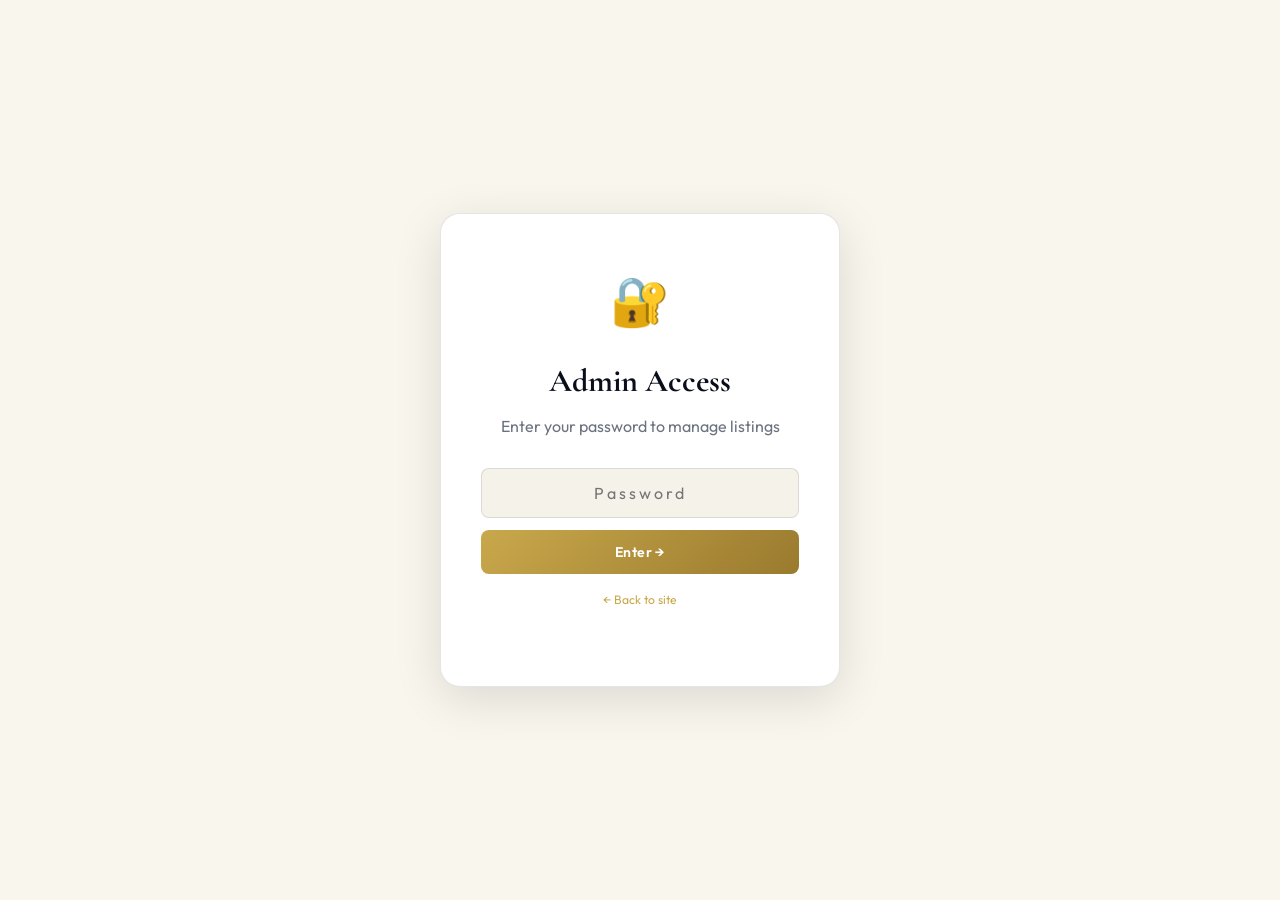
<file: admin.html>
<!DOCTYPE html>
<html lang="en" data-theme="light">
<head>
  <meta charset="UTF-8"/><meta name="viewport" content="width=device-width,initial-scale=1.0"/>
  <title>Admin — Wholesale Realtors</title>
  <link rel="stylesheet" href="style.css"/>
</head>
<body>

<!-- Login Screen -->
<div class="admin-login-page" id="adminLoginPage">
  <div class="admin-login-card">
    <div class="admin-login-icon">🔐</div>
    <h2>Admin Access</h2>
    <p>Enter your password to manage listings</p>
    <input type="password" id="adminPasswordInput" class="admin-pass-input" placeholder="Password" onkeydown="if(event.key==='Enter')checkPass()"/>
    <p class="admin-error" id="adminError" style="display:none;">Incorrect password. Try again.</p>
    <button class="btn-primary full-btn" onclick="checkPass()">Enter →</button>
    <p style="margin-top:16px;font-size:0.76rem;color:var(--text-light);"><a href="index.html" style="color:var(--gold);">← Back to site</a></p>
  </div>
</div>

<!-- Admin Panel -->
<div id="adminPanelPage" style="display:none;">
<nav id="navbar" style="position:relative;">
  <div class="nav-logo"><div class="logo-icon">🏠</div><span>Wholesale <em>Realtors</em> — Admin</span></div>
  <div class="nav-right">
    <button class="theme-toggle" id="themeToggle">🌙 Dark</button>
    <a href="index.html" class="btn-secondary" style="font-size:0.8rem;padding:8px 18px;">← Back to Site</a>
  </div>
</nav>

<div class="admin-page">
  <div class="admin-container">
    <div class="admin-title">🏠 Admin Panel</div>
    <div class="admin-tabs">
      <button class="admin-tab active" onclick="switchTab(this,'tab-add')">➕ Add Property</button>
      <button class="admin-tab" onclick="switchTab(this,'tab-manage');loadManageListings()">📋 Manage</button>
      <button class="admin-tab" onclick="switchTab(this,'tab-hero');loadHeroSelector()">⭐ Hero Card</button>
      <button class="admin-tab" onclick="switchTab(this,'tab-leads');loadLeads()">👥 Leads</button>
    </div>

    <!-- ADD PROPERTY TAB -->
    <div class="admin-tab-content active" id="tab-add">
      <form id="adminPropertyForm">
        <div class="admin-form-grid">

          <div class="admin-section-label" style="border-top:none;margin-top:0;">📋 Basic Info</div>
          <div class="form-group full"><label>Property Title *</label><input type="text" id="a-title" placeholder="e.g. Charming 3BR Ranch in Dallas, TX" required/></div>
          <div class="form-group"><label>Asking Price *</label><input type="text" id="a-price" placeholder="e.g. $149,000" required/></div>
          <div class="form-group"><label>ARV (After Repair Value)</label><input type="text" id="a-arv" placeholder="e.g. $220,000"/></div>
          <div class="form-group full"><label>Full Address *</label><input type="text" id="a-location" placeholder="e.g. 123 Oak Street, Dallas, TX 75201" required/></div>
          <div class="form-group"><label>Deal Type</label><select id="a-deal"><option value="Wholesale">Wholesale</option><option value="Fix & Flip">Fix &amp; Flip</option><option value="Buy & Hold">Buy &amp; Hold</option><option value="Land">Land</option></select></div>
          <div class="form-group"><label>Listing Status</label><select id="a-status"><option value="Available">Available</option><option value="Under Contract">Under Contract</option><option value="Sold">Sold</option></select></div>

          <div class="admin-section-label">🏠 Interior Details</div>
          <div class="form-group"><label>Bedrooms</label><input type="number" id="a-beds" placeholder="3" min="0"/></div>
          <div class="form-group"><label>Bathrooms</label><input type="number" id="a-baths" placeholder="2" min="0" step="0.5"/></div>
          <div class="form-group"><label>Square Footage</label><input type="text" id="a-sqft" placeholder="e.g. 1,450 sqft"/></div>
          <div class="form-group"><label>Number of Rooms</label><input type="text" id="a-num-rooms" placeholder="e.g. 8"/></div>
          <div class="form-group"><label>Bedroom Details</label><input type="text" id="a-bed-details" placeholder="e.g. Main level bedrooms with built-ins"/></div>
          <div class="form-group"><label>Bathroom Details</label><input type="text" id="a-bath-details" placeholder="e.g. 2 full, 1 half"/></div>
          <div class="form-group"><label>Stories / Levels</label><input type="text" id="a-stories" placeholder="e.g. 2 story, Two"/></div>
          <div class="form-group"><label>Basement</label><input type="text" id="a-basement" placeholder="e.g. Crawl Space, Full, None"/></div>
          <div class="form-group"><label>Flooring</label><input type="text" id="a-flooring" placeholder="e.g. Hardwood, Tile, Carpet"/></div>
          <div class="form-group"><label>Windows</label><input type="text" id="a-windows" placeholder="e.g. Double Pane"/></div>
          <div class="form-group"><label>Fireplace</label><input type="text" id="a-fireplace" placeholder="e.g. Gas, Wood Burning, None"/></div>
          <div class="form-group"><label>Heating &amp; Cooling</label><input type="text" id="a-heating" placeholder="e.g. Central Air, Forced Air"/></div>
          <div class="form-group"><label>Security System</label><input type="text" id="a-security" placeholder="e.g. Alarm, Smoke Detectors"/></div>
          <div class="form-group full"><label>Appliances Included</label><input type="text" id="a-appliances" placeholder="e.g. Refrigerator, Dishwasher, Washer/Dryer"/></div>

          <div class="admin-section-label">🏗️ Exterior Details</div>
          <div class="form-group"><label>Roof Type</label><input type="text" id="a-roof" placeholder="e.g. Composite Shingle"/></div>
          <div class="form-group"><label>Patio / Porch / Deck</label><input type="text" id="a-patio" placeholder="e.g. Two-tier brick patio"/></div>
          <div class="form-group"><label>Fencing</label><input type="text" id="a-fencing" placeholder="e.g. Back Yard, Privacy Fence"/></div>
          <div class="form-group"><label>Foundation</label><input type="text" id="a-foundation" placeholder="e.g. Slab, Crawl Space"/></div>
          <div class="form-group"><label>Parking / Garage</label><input type="text" id="a-parking" placeholder="e.g. Attached 2-Car Garage"/></div>
          <div class="form-group"><label>Pool</label><input type="text" id="a-pool" placeholder="e.g. Yes — In-Ground, None"/></div>

          <div class="admin-section-label">📋 Property Info</div>
          <div class="form-group"><label>Year Built</label><input type="text" id="a-year-built" placeholder="e.g. 1989"/></div>
          <div class="form-group"><label>Property Type / Style</label><input type="text" id="a-prop-type" placeholder="e.g. Single Family, Ranch"/></div>
          <div class="form-group"><label>Construction Materials</label><input type="text" id="a-construction" placeholder="e.g. Brick, Stone, Frame"/></div>
          <div class="form-group"><label>Lot Size</label><input type="text" id="a-lot-size" placeholder="e.g. 0.51 acres"/></div>
          <div class="form-group"><label>HOA</label><input type="text" id="a-hoa" placeholder="e.g. None, $150/month"/></div>
          <div class="form-group"><label>Price Per Sqft</label><input type="text" id="a-price-sqft" placeholder="e.g. $95"/></div>

          <div class="admin-section-label">📍 Location</div>
          <div class="form-group"><label>Community / Neighborhood</label><input type="text" id="a-community" placeholder="e.g. Margaret Mitchell"/></div>
          <div class="form-group"><label>Elementary School</label><input type="text" id="a-school-elem" placeholder="e.g. Morris Brandon"/></div>
          <div class="form-group"><label>Middle School</label><input type="text" id="a-school-mid" placeholder="e.g. Sutton Middle"/></div>
          <div class="form-group"><label>High School</label><input type="text" id="a-school-high" placeholder="e.g. North Atlanta High"/></div>

          <div class="admin-section-label">💰 Financial</div>
          <div class="form-group full"><label>Price History Note</label><input type="text" id="a-price-history" placeholder="e.g. Listed 04/19/2025 at $149,000"/></div>

          <div class="admin-section-label">📝 Description &amp; Media</div>
          <div class="form-group full"><label>Property Description</label><textarea id="a-description" rows="6" placeholder="Describe the property in detail — condition, investment opportunity, neighborhood, repairs needed, highlights..."></textarea></div>

          <!-- Hot Deal & Hero -->
          <div class="form-group full">
            <div class="toggle-row">
              <label class="toggle-label" style="font-size:0.9rem;"><input type="checkbox" id="a-hotdeal"/> 🔥 Mark as Hot Deal — shows in Hot Deals section with badge</label>
              <label class="toggle-label" style="font-size:0.9rem;"><input type="checkbox" id="a-hero"/> ⭐ Show on Hero Card — replaces homepage featured property</label>
            </div>
          </div>

          <!-- Images -->
          <div class="form-group full">
            <label>Property Images * (select multiple)</label>
            <div class="upload-area">
              <div class="upload-icon">📷</div>
              <p>Click to upload images or drag &amp; drop</p>
              <span>JPG, PNG, WEBP — up to 10MB each</span>
              <input type="file" id="a-images" multiple accept="image/*" style="position:absolute;inset:0;opacity:0;cursor:pointer;width:100%;height:100%;"/>
            </div>
            <div class="image-previews" id="imagePreviews"></div>
          </div>

          <!-- Video -->
          <div class="form-group full">
            <label>Video Tour — Upload directly from phone</label>
            <div class="upload-area">
              <div class="upload-icon">🎥</div>
              <p>Upload video file</p>
              <span>MP4, MOV, WEBM — up to 100MB</span>
              <input type="file" id="a-video-file" accept="video/*" style="position:absolute;inset:0;opacity:0;cursor:pointer;width:100%;height:100%;"/>
            </div>
            <div class="video-previews" id="videoPreviews"></div>
            <label style="margin-top:10px;display:block;font-size:0.75rem;font-weight:600;color:var(--text-muted);letter-spacing:0.5px;text-transform:uppercase;">Or paste YouTube / Vimeo URL</label>
            <input type="text" id="a-video" placeholder="e.g. https://youtube.com/watch?v=abc123" style="background:var(--bg-input);border:1px solid var(--border);border-radius:8px;padding:11px 14px;color:var(--text);font-family:'Outfit',sans-serif;font-size:0.875rem;outline:none;width:100%;margin-top:6px;"/>
          </div>
        </div>

        <div class="admin-form-actions">
          <button type="submit" class="btn-primary" id="publishBtn" style="padding:14px 40px;">🚀 Publish Listing</button>
          <div class="upload-progress" id="uploadProgress" style="display:none;">
            <div class="progress-bar"><div class="progress-fill" id="progressFill"></div></div>
            <span id="progressText">Uploading...</span>
          </div>
        </div>
      </form>
    </div>

    <!-- MANAGE TAB -->
    <div class="admin-tab-content" id="tab-manage">
      <p style="color:var(--text-muted);font-size:0.82rem;margin-bottom:16px;">Toggle 🔥 Hot Deal or ⭐ Hero Card, or delete listings.</p>
      <div id="manageListings"><div class="loading-state"><div class="spinner"></div><p>Loading...</p></div></div>
    </div>

    <!-- HERO TAB -->
    <div class="admin-tab-content" id="tab-hero">
      <p style="color:var(--text-muted);font-size:0.82rem;margin-bottom:16px;">Tap any property to set it as the hero card on your homepage.</p>
      <div id="heroSelectorList"><div class="loading-state"><div class="spinner"></div><p>Loading...</p></div></div>
    </div>

    <!-- LEADS TAB -->
    <div class="admin-tab-content" id="tab-leads">
      <div id="leadsList"><div class="loading-state"><div class="spinner"></div><p>Loading leads...</p></div></div>
    </div>
  </div>
</div>
</div>

<script src="script.js"></script>
</body>
</html>
</file>
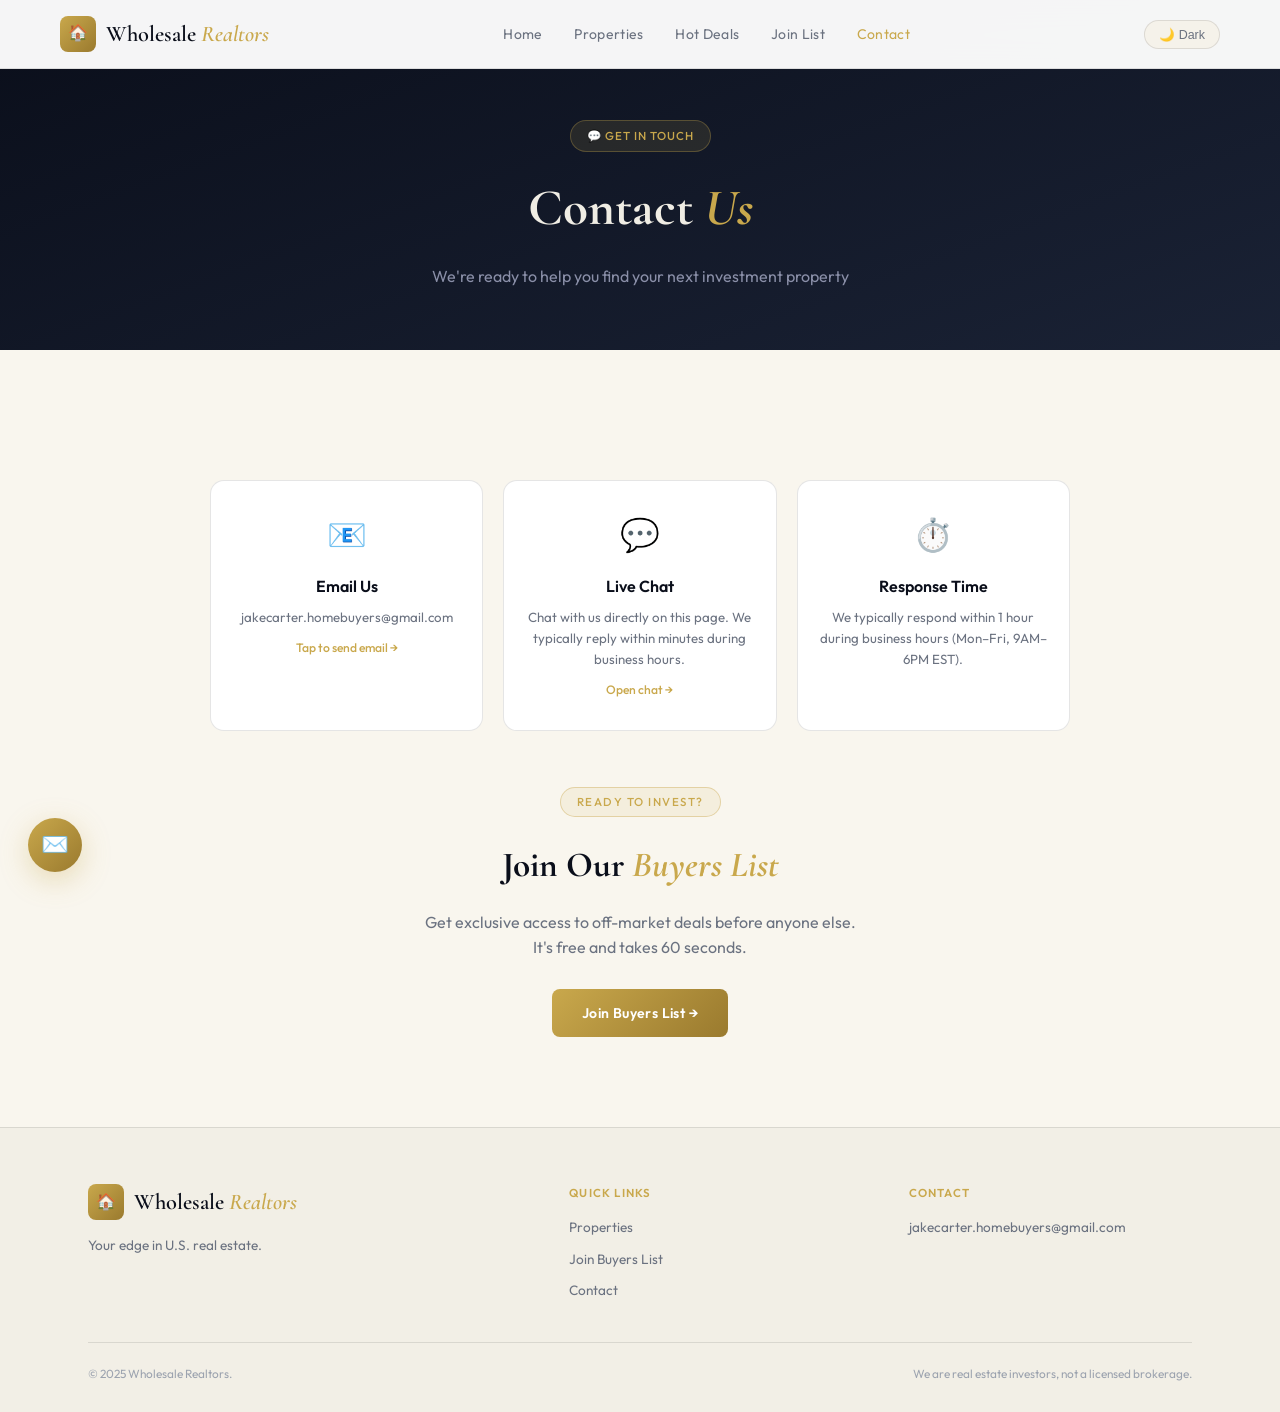
<file: contact.html>
<!DOCTYPE html>
<html lang="en" data-theme="light">
<head>
  <meta charset="UTF-8"/><meta name="viewport" content="width=device-width,initial-scale=1.0"/>
  <title>Contact — Wholesale Realtors</title>
  <link rel="stylesheet" href="style.css"/>
</head>
<body>
<nav id="navbar">
  <div class="nav-logo" id="logoTrigger"><div class="logo-icon">🏠</div><span>Wholesale <em>Realtors</em></span></div>
  <div class="nav-links"><a href="index.html">Home</a><a href="properties.html">Properties</a><a href="hot-deals.html">Hot Deals</a><a href="join.html">Join List</a><a href="contact.html" class="active">Contact</a></div>
  <div class="nav-right"><button class="theme-toggle" id="themeToggle">🌙 Dark</button><div class="hamburger" id="hamburger"><span></span><span></span><span></span></div></div>
</nav>
<div class="mobile-menu" id="mobileMenu">
  <a href="index.html">Home</a><a href="properties.html">Properties</a><a href="hot-deals.html">Hot Deals</a><a href="join.html">Join List</a><a href="contact.html">Contact</a>
</div>
<div class="page-hero"><div class="container"><div class="hero-badge" style="margin-bottom:16px;">💬 Get In Touch</div><h1>Contact <em>Us</em></h1><p>We're ready to help you find your next investment property</p></div></div>
<section class="section contact-section">
  <div class="container">
    <div class="contact-wrapper">
      <div class="contact-cards">
        <a class="contact-card clickable-card" href="mailto:jakecarter.homebuyers@gmail.com">
          <div class="contact-icon">📧</div><h4>Email Us</h4>
          <p>jakecarter.homebuyers@gmail.com</p>
          <span class="contact-action">Tap to send email →</span>
        </a>
        <div class="contact-card" onclick="openTawk()" style="cursor:pointer;">
          <div class="contact-icon">💬</div><h4>Live Chat</h4>
          <p>Chat with us directly on this page. We typically reply within minutes during business hours.</p>
          <span class="contact-action">Open chat →</span>
        </div>
        <div class="contact-card">
          <div class="contact-icon">⏱️</div><h4>Response Time</h4>
          <p>We typically respond within 1 hour during business hours (Mon–Fri, 9AM–6PM EST).</p>
        </div>
      </div>
      <div style="margin-top:56px;text-align:center;">
        <div class="section-tag" style="margin-bottom:20px;">Ready to invest?</div>
        <h2 style="font-family:'Cormorant Garamond',serif;font-size:2.2rem;font-weight:700;color:var(--text);margin-bottom:16px;">Join Our <em style="font-style:italic;color:var(--gold);">Buyers List</em></h2>
        <p style="color:var(--text-muted);margin-bottom:28px;max-width:440px;margin-left:auto;margin-right:auto;">Get exclusive access to off-market deals before anyone else. It's free and takes 60 seconds.</p>
        <a href="join.html" class="btn-primary">Join Buyers List →</a>
      </div>
    </div>
  </div>
</section>
<footer><div class="container"><div class="footer-top"><div class="footer-brand"><div class="nav-logo" style="cursor:default;"><div class="logo-icon">🏠</div><span>Wholesale <em>Realtors</em></span></div><p>Your edge in U.S. real estate.</p></div><div class="footer-links"><h5>Quick Links</h5><a href="properties.html">Properties</a><a href="join.html">Join Buyers List</a><a href="contact.html">Contact</a></div><div class="footer-contact"><h5>Contact</h5><p>jakecarter.homebuyers@gmail.com</p></div></div><div class="footer-bottom"><p>© 2025 Wholesale Realtors.</p><p>We are real estate investors, not a licensed brokerage.</p></div></div></footer>
<a href="mailto:jakecarter.homebuyers@gmail.com" class="floating-email-btn">✉️</a>
<!--Start of Tawk.to Script--><script type="text/javascript">var Tawk_API=Tawk_API||{}, Tawk_LoadStart=new Date();(function(){var s1=document.createElement("script"),s0=document.getElementsByTagName("script")[0];s1.async=true;s1.src='https://embed.tawk.to/69e5343e3ca1cc1c339ffa10/1jmjl85t3';s1.charset='UTF-8';s1.setAttribute('crossorigin','*');s0.parentNode.insertBefore(s1,s0);})();</script>
<script src="script.js"></script>
</body>
</html>
</file>
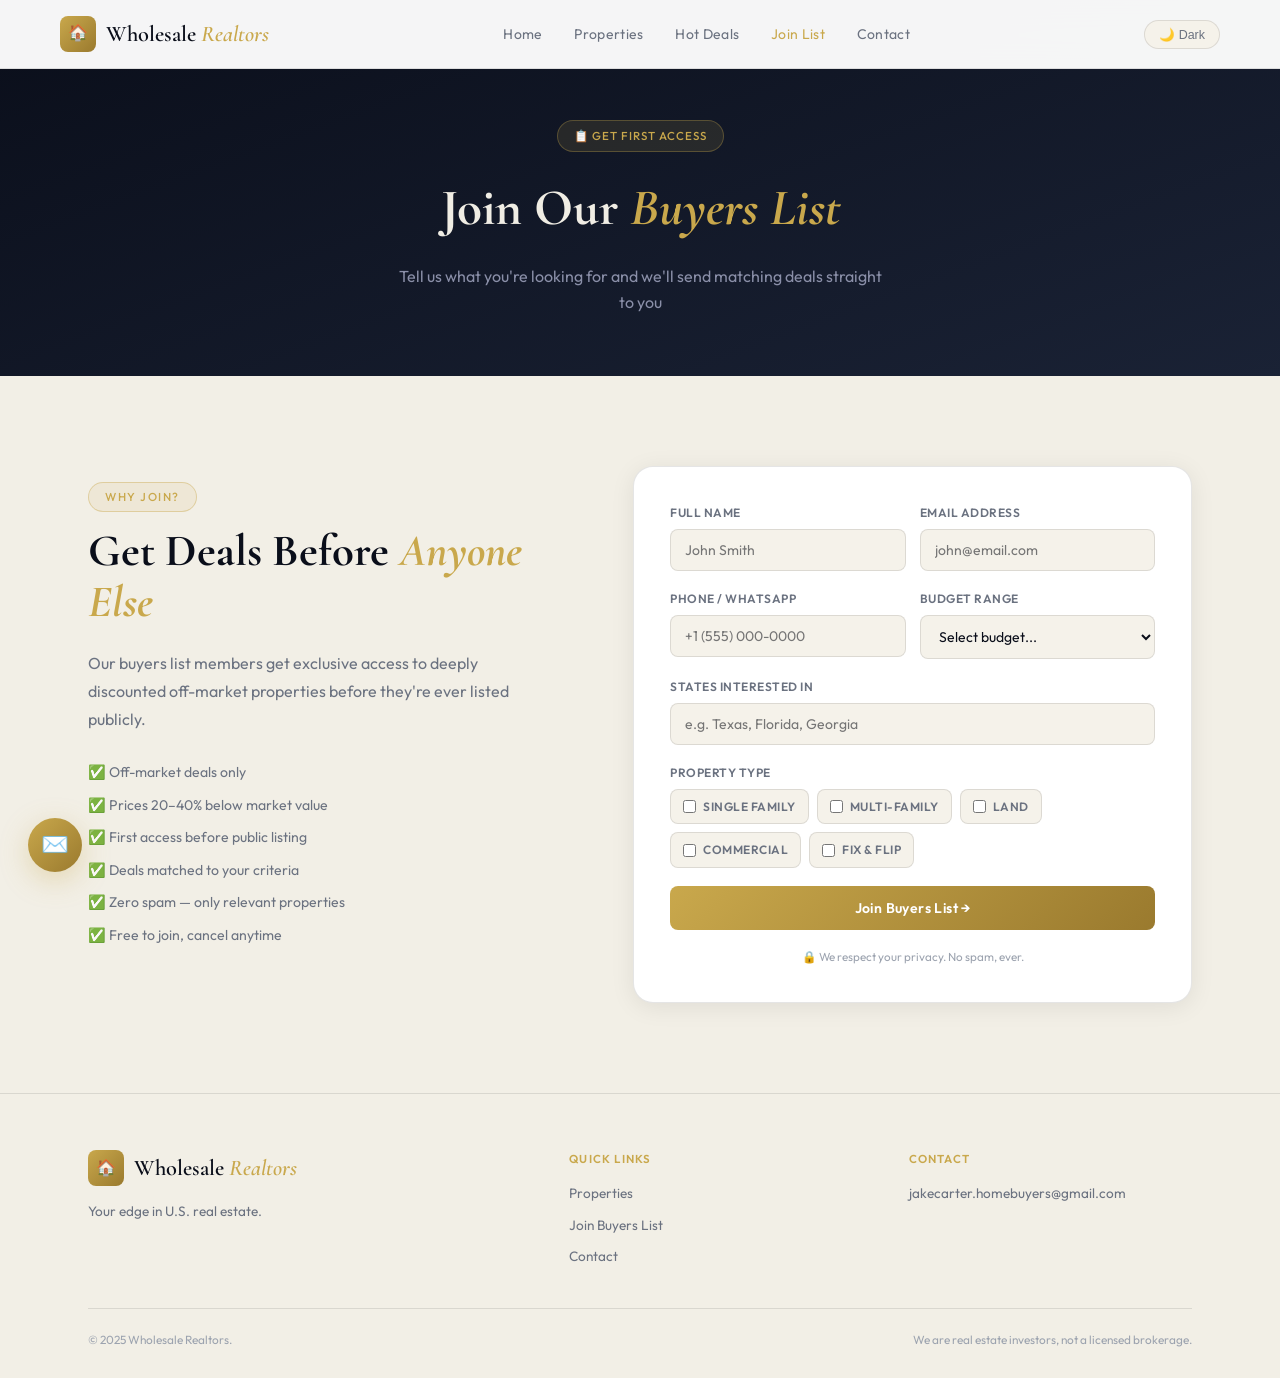
<file: join.html>
<!DOCTYPE html>
<html lang="en" data-theme="light">
<head>
  <meta charset="UTF-8"/><meta name="viewport" content="width=device-width,initial-scale=1.0"/>
  <title>Join Buyers List — Wholesale Realtors</title>
  <link rel="stylesheet" href="style.css"/>
</head>
<body>
<nav id="navbar">
  <div class="nav-logo" id="logoTrigger"><div class="logo-icon">🏠</div><span>Wholesale <em>Realtors</em></span></div>
  <div class="nav-links"><a href="index.html">Home</a><a href="properties.html">Properties</a><a href="hot-deals.html">Hot Deals</a><a href="join.html" class="active">Join List</a><a href="contact.html">Contact</a></div>
  <div class="nav-right"><button class="theme-toggle" id="themeToggle">🌙 Dark</button><div class="hamburger" id="hamburger"><span></span><span></span><span></span></div></div>
</nav>
<div class="mobile-menu" id="mobileMenu">
  <a href="index.html">Home</a><a href="properties.html">Properties</a><a href="hot-deals.html">Hot Deals</a><a href="join.html">Join List</a><a href="contact.html">Contact</a>
</div>
<div class="page-hero"><div class="container"><div class="hero-badge" style="margin-bottom:16px;">📋 Get First Access</div><h1>Join Our <em>Buyers List</em></h1><p>Tell us what you're looking for and we'll send matching deals straight to you</p></div></div>
<section class="section join-section">
  <div class="container">
    <div class="join-wrapper">
      <div class="join-left">
        <span class="section-tag">Why Join?</span>
        <h2>Get Deals Before <em>Anyone Else</em></h2>
        <p>Our buyers list members get exclusive access to deeply discounted off-market properties before they're ever listed publicly.</p>
        <div class="join-perks">
          <div class="perk">✅ Off-market deals only</div>
          <div class="perk">✅ Prices 20–40% below market value</div>
          <div class="perk">✅ First access before public listing</div>
          <div class="perk">✅ Deals matched to your criteria</div>
          <div class="perk">✅ Zero spam — only relevant properties</div>
          <div class="perk">✅ Free to join, cancel anytime</div>
        </div>
      </div>
      <div class="join-right">
        <form class="buyer-form" id="buyerForm">
          <div class="form-row">
            <div class="form-group"><label>Full Name</label><input type="text" id="fname" placeholder="John Smith" required/></div>
            <div class="form-group"><label>Email Address</label><input type="email" id="femail" placeholder="john@email.com" required/></div>
          </div>
          <div class="form-row">
            <div class="form-group"><label>Phone / WhatsApp</label><input type="tel" id="fphone" placeholder="+1 (555) 000-0000"/></div>
            <div class="form-group"><label>Budget Range</label>
              <select id="fbudget" required>
                <option value="">Select budget...</option>
                <option>Under $50,000</option>
                <option>$50,000 – $100,000</option>
                <option>$100,000 – $200,000</option>
                <option>$200,000 – $500,000</option>
                <option>$500,000+</option>
              </select>
            </div>
          </div>
          <div class="form-group full"><label>States Interested In</label><input type="text" id="fstates" placeholder="e.g. Texas, Florida, Georgia" required/></div>
          <div class="form-group full">
            <label>Property Type</label>
            <div class="prop-types">
              <label class="type-check"><input type="checkbox" value="Single Family"/> Single Family</label>
              <label class="type-check"><input type="checkbox" value="Multi-Family"/> Multi-Family</label>
              <label class="type-check"><input type="checkbox" value="Land"/> Land</label>
              <label class="type-check"><input type="checkbox" value="Commercial"/> Commercial</label>
              <label class="type-check"><input type="checkbox" value="Fix & Flip"/> Fix &amp; Flip</label>
            </div>
          </div>
          <button type="submit" class="btn-primary full-btn" id="submitBtn">Join Buyers List →</button>
          <p class="form-note">🔒 We respect your privacy. No spam, ever.</p>
        </form>
        <div class="form-success" id="formSuccess" style="display:none;">
          <div class="success-icon">🎉</div>
          <h3>You're on the list!</h3>
          <p>Welcome to Wholesale Realtors. We'll reach out when we have deals matching your criteria.</p>
        </div>
      </div>
    </div>
  </div>
</section>
<footer><div class="container"><div class="footer-top"><div class="footer-brand"><div class="nav-logo" style="cursor:default;"><div class="logo-icon">🏠</div><span>Wholesale <em>Realtors</em></span></div><p>Your edge in U.S. real estate.</p></div><div class="footer-links"><h5>Quick Links</h5><a href="properties.html">Properties</a><a href="join.html">Join Buyers List</a><a href="contact.html">Contact</a></div><div class="footer-contact"><h5>Contact</h5><p>jakecarter.homebuyers@gmail.com</p></div></div><div class="footer-bottom"><p>© 2025 Wholesale Realtors.</p><p>We are real estate investors, not a licensed brokerage.</p></div></div></footer>
<a href="mailto:jakecarter.homebuyers@gmail.com" class="floating-email-btn">✉️</a>
<!--Start of Tawk.to Script--><script type="text/javascript">var Tawk_API=Tawk_API||{}, Tawk_LoadStart=new Date();(function(){var s1=document.createElement("script"),s0=document.getElementsByTagName("script")[0];s1.async=true;s1.src='https://embed.tawk.to/69e5343e3ca1cc1c339ffa10/1jmjl85t3';s1.charset='UTF-8';s1.setAttribute('crossorigin','*');s0.parentNode.insertBefore(s1,s0);})();</script>
<script src="script.js"></script>
</body>
</html>
</file>
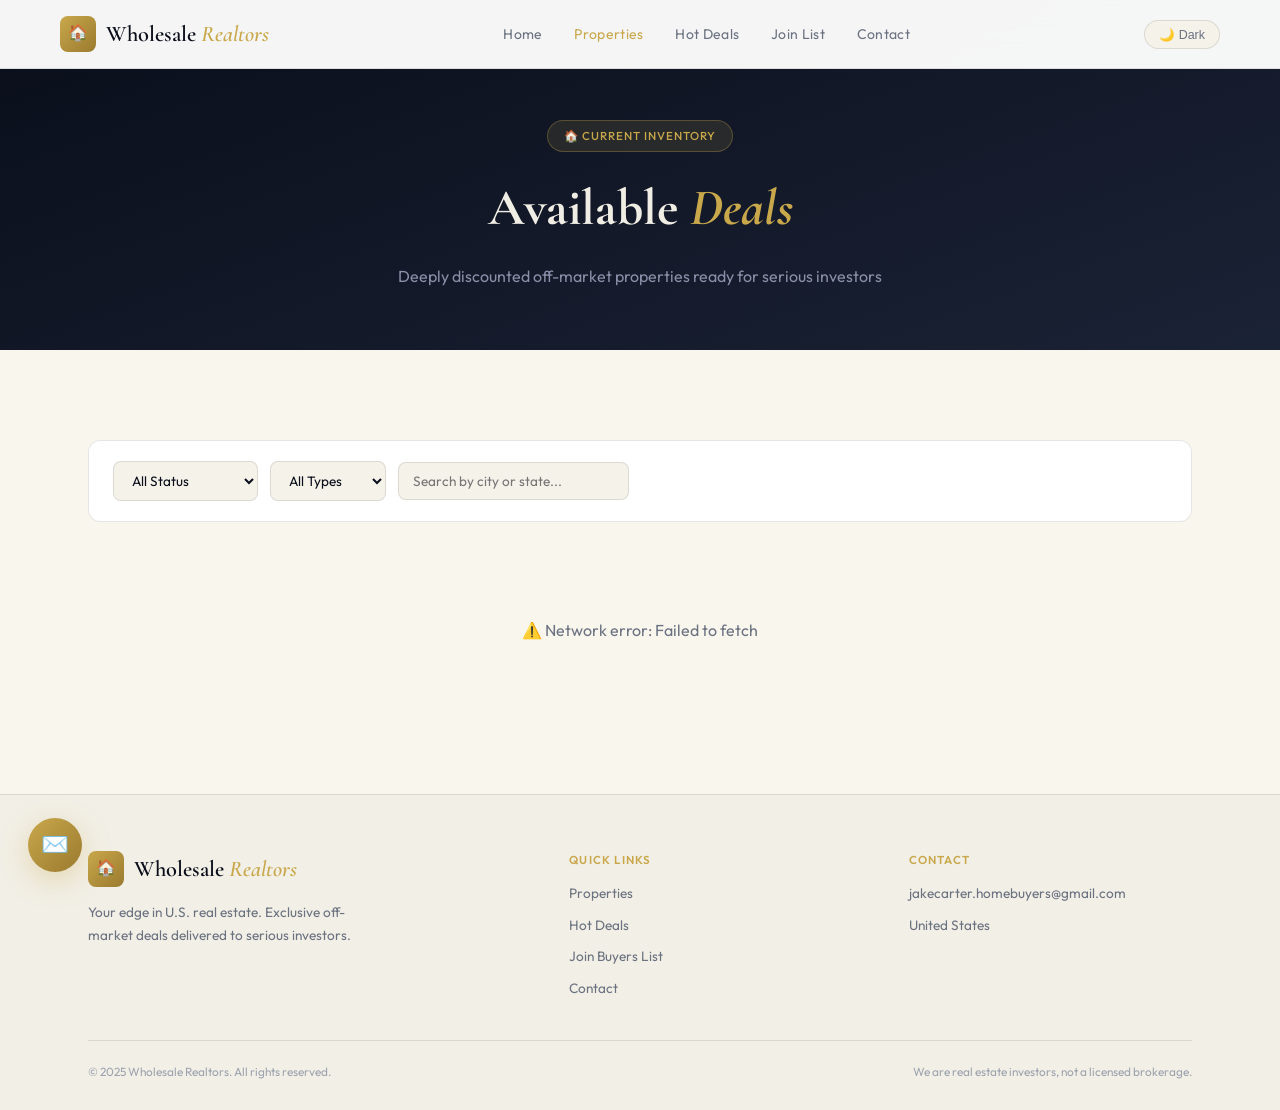
<file: listing.html>
<!DOCTYPE html>
<html lang="en" data-theme="light">
<head>
  <meta charset="UTF-8"/>
  <meta name="viewport" content="width=device-width,initial-scale=1.0"/>
  <title>Property Details — Wholesale Realtors</title>
  <link rel="stylesheet" href="style.css"/>
</head>
<body>

<nav id="navbar">
  <div class="nav-logo" id="logoTrigger"><div class="logo-icon">🏠</div><span>Wholesale <em>Realtors</em></span></div>
  <div class="nav-links">
    <a href="index.html">Home</a>
    <a href="properties.html" class="active">Properties</a>
    <a href="hot-deals.html">Hot Deals</a>
    <a href="join.html">Join List</a>
    <a href="contact.html">Contact</a>
  </div>
  <div class="nav-right">
    <button class="theme-toggle" id="themeToggle">🌙 Dark</button>
    <div class="hamburger" id="hamburger"><span></span><span></span><span></span></div>
  </div>
</nav>
<div class="mobile-menu" id="mobileMenu">
  <a href="index.html">Home</a><a href="properties.html">Properties</a>
  <a href="hot-deals.html">Hot Deals</a><a href="join.html">Join List</a><a href="contact.html">Contact</a>
</div>

<!-- Loading state -->
<div id="listingLoading" style="min-height:100vh;display:flex;align-items:center;justify-content:center;padding-top:80px;">
  <div style="text-align:center;"><div class="spinner" style="margin:0 auto 16px;"></div><p style="color:var(--text-muted);">Loading property details...</p></div>
</div>

<!-- Main listing content -->
<div id="listingContent" style="display:none;" class="listing-page">

  <!-- Photo Section -->
  <div class="listing-photos" id="listingPhotos">
    <img class="listing-main-photo" id="mainPhoto" src="" alt="" onclick="openGallery(0)"/>
    <div class="listing-badges" id="listingBadges"></div>
    <div class="listing-photo-count" id="photoCount" onclick="openGallery(0)">📷 <span id="photoCountNum">1</span> Photos</div>
  </div>

  <!-- Body -->
  <div class="listing-body">
    <div class="listing-main">

      <!-- Breadcrumb -->
      <p style="font-size:0.78rem;color:var(--text-muted);margin-bottom:20px;">
        <a href="properties.html" style="color:var(--gold);">Properties</a> &rsaquo; <span id="breadcrumbTitle"></span>
      </p>

      <!-- Price & Address -->
      <div class="listing-price-section">
        <div class="listing-price" id="listingPrice"></div>
        <div class="listing-est-mortgage" id="listingMortgage"></div>
        <div class="listing-address" id="listingAddress"></div>
      </div>

      <!-- Quick Stats -->
      <div class="listing-quick-stats" id="quickStats"></div>

      <!-- ARV Highlight -->
      <div class="arv-highlight" id="arvHighlight" style="display:none;">
        <div><div class="arv-label">After Repair Value (ARV)</div><div class="arv-profit" id="arvProfit"></div></div>
        <div class="arv-val" id="arvVal"></div>
      </div>

      <!-- Description -->
      <div class="detail-section" id="descSection" style="display:none;">
        <div class="detail-section-title">About This Property</div>
        <p class="listing-description" id="listingDesc"></p>
      </div>

      <!-- Interior Details -->
      <div class="detail-section" id="interiorSection">
        <div class="detail-section-title">Interior Details</div>
        <div class="detail-grid" id="interiorGrid"></div>
      </div>

      <!-- Exterior Details -->
      <div class="detail-section" id="exteriorSection">
        <div class="detail-section-title">Exterior Details</div>
        <div class="detail-grid" id="exteriorGrid"></div>
      </div>

      <!-- Property Info -->
      <div class="detail-section" id="propInfoSection">
        <div class="detail-section-title">Property Information</div>
        <div class="detail-grid" id="propInfoGrid"></div>
      </div>

      <!-- Location -->
      <div class="detail-section" id="locationSection">
        <div class="detail-section-title">Location & Schools</div>
        <div class="detail-grid" id="locationGrid"></div>
        <div class="listing-map" id="listingMap" style="margin-top:20px;"></div>
      </div>

      <!-- Video -->
      <div class="detail-section" id="videoSection" style="display:none;">
        <div class="detail-section-title">🎥 Video Tour</div>
        <div class="listing-video" id="listingVideo"></div>
      </div>

      <!-- Price History -->
      <div class="detail-section" id="priceHistSection" style="display:none;">
        <div class="detail-section-title">Price History</div>
        <div class="price-history" id="priceHistory"></div>
      </div>

      <!-- Mortgage Calculator -->
      <div class="detail-section">
        <div class="detail-section-title">💰 Affordability Calculator</div>
        <div class="mortgage-calc">
          <h3>Calculate Monthly Payment</h3>
          <p class="calc-subtitle">Estimated payment: <strong id="calcEstLabel">$0/month</strong></p>

          <!-- Donut Chart -->
          <div class="donut-wrap">
            <div class="donut-container">
              <svg width="200" height="200" viewBox="0 0 200 200">
                <circle id="d-bg"   cx="100" cy="100" r="80" fill="none" stroke="#E5E7EB" stroke-width="24"/>
                <circle id="d-ins"  cx="100" cy="100" r="80" fill="none" stroke="#A78BFA" stroke-width="24" stroke-dasharray="0 502.65"/>
                <circle id="d-tax"  cx="100" cy="100" r="80" fill="none" stroke="#2DD4BF" stroke-width="24" stroke-dasharray="0 502.65"/>
                <circle id="d-pi"   cx="100" cy="100" r="80" fill="none" stroke="#1E3A5F" stroke-width="24" stroke-dasharray="0 502.65"/>
              </svg>
              <div class="donut-center">
                <div class="donut-total" id="donutTotal">$0</div>
                <div class="donut-label">/month</div>
              </div>
            </div>
          </div>

          <!-- Legend -->
          <div class="donut-legend">
            <div class="legend-item"><div class="legend-left"><div class="legend-dot" style="background:#1E3A5F;"></div><span class="legend-name">Principal &amp; Interest</span></div><span class="legend-amount" id="leg-pi">$0</span></div>
            <div class="legend-item"><div class="legend-left"><div class="legend-dot" style="background:#2DD4BF;"></div><span class="legend-name">Property Taxes</span></div><span class="legend-amount" id="leg-tax">$0</span></div>
            <div class="legend-item"><div class="legend-left"><div class="legend-dot" style="background:#FBBF24;"></div><span class="legend-name">Home Insurance</span></div><span class="legend-amount" id="leg-ins">$75</span></div>
          </div>

          <!-- Sliders -->
          <div class="calc-field">
            <label>Home Price <span id="calcPriceLabel">$0</span></label>
            <input type="range" class="calc-slider" id="calcPrice" min="10000" max="2000000" step="5000" oninput="updateCalc()"/>
          </div>
          <div class="calc-field">
            <label>Down Payment <span id="calcDownLabel">20% ($0)</span></label>
            <input type="range" class="calc-slider" id="calcDown" min="3" max="50" step="1" value="20" oninput="updateCalc()"/>
          </div>
          <div class="calc-field">
            <label>Interest Rate <span id="calcRateLabel">7.0%</span></label>
            <input type="range" class="calc-slider" id="calcRate" min="3" max="15" step="0.1" value="7" oninput="updateCalc()"/>
          </div>
          <div class="calc-field">
            <label>Loan Type</label>
            <select class="calc-select" id="calcTerm" onchange="updateCalc()">
              <option value="360">30-year fixed</option>
              <option value="240">20-year fixed</option>
              <option value="180">15-year fixed</option>
              <option value="120">10-year fixed</option>
            </select>
          </div>
          <a href="join.html" class="btn-primary full-btn" style="margin-top:8px;">Get Pre-Qualified →</a>
        </div>
      </div>

      <!-- Similar Homes -->
      <div class="similar-section">
        <h2>Similar <em style="font-style:italic;color:var(--gold);">Homes</em></h2>
        <div class="similar-grid" id="similarGrid">
          <div class="loading-state" style="grid-column:1/-1;"><div class="spinner"></div><p>Loading similar properties...</p></div>
        </div>
      </div>

    </div>

    <!-- Sidebar -->
    <div class="listing-sidebar">
      <!-- Contact Agent -->
      <div class="contact-agent-card">
        <h3>Contact Agent</h3>
        <p>Interested in this property? Reach out and we'll get back to you fast.</p>
        <div class="contact-form" id="listingContactForm">
          <input type="text" id="cf-name" placeholder="Your Name"/>
          <input type="tel" id="cf-phone" placeholder="Phone / WhatsApp"/>
          <input type="email" id="cf-email" placeholder="Email Address"/>
          <textarea id="cf-message" rows="3" placeholder="Loading..."></textarea>
          <button class="btn-primary full-btn" onclick="submitContactForm()">📩 Request Info</button>
        </div>
        <div id="cfSuccess" style="display:none;text-align:center;padding:20px;">
          <div style="font-size:2rem;margin-bottom:8px;">✅</div>
          <p style="color:var(--text);font-weight:600;">Request sent!</p>
          <p style="color:var(--text-muted);font-size:0.82rem;margin-top:4px;">We'll get back to you within 1 hour.</p>
        </div>
        <div class="contact-btns">
          <a class="btn-tawk" onclick="openTawk()">💬 Chat with Us Live</a>
          <a href="mailto:jakecarter.homebuyers@gmail.com" class="btn-outline-gold" id="emailLink">📧 Send Email</a>
        </div>
        <p class="contact-disclaimer">By submitting, you agree to be contacted about this property. Message/data rates may apply.</p>
      </div>

      <!-- Listing Agent -->
      <div class="contact-agent-card" style="background:var(--bg-section);">
        <div style="display:flex;align-items:center;gap:12px;margin-bottom:12px;">
          <div style="width:44px;height:44px;background:linear-gradient(135deg,var(--gold),var(--gold-dark));border-radius:50%;display:flex;align-items:center;justify-content:center;font-size:1.2rem;">🏠</div>
          <div>
            <div style="font-weight:600;color:var(--text);font-size:0.9rem;">Jake Carter</div>
            <div style="font-size:0.76rem;color:var(--text-muted);">Investment Property Specialist</div>
          </div>
        </div>
        <p style="font-size:0.8rem;color:var(--text-muted);line-height:1.6;">Wholesale Realtors specializes in off-market investment properties across the United States.</p>
      </div>
    </div>
  </div>
</div>

<!-- Gallery Modal -->
<div class="gallery-overlay" id="galleryModal" style="display:none;">
  <button class="gallery-close" onclick="closeGallery()">✕</button>
  <button class="gallery-nav gallery-prev" onclick="galleryNav(-1)">‹</button>
  <img class="gallery-main-img" id="galleryMainImg" src="" alt=""/>
  <div class="gallery-thumbs" id="galleryThumbs"></div>
  <button class="gallery-nav gallery-next" onclick="galleryNav(1)">›</button>
</div>

<footer>
  <div class="container">
    <div class="footer-top">
      <div class="footer-brand"><div class="nav-logo" style="cursor:default;"><div class="logo-icon">🏠</div><span>Wholesale <em>Realtors</em></span></div><p>Your edge in U.S. real estate.</p></div>
      <div class="footer-links"><h5>Quick Links</h5><a href="properties.html">Properties</a><a href="hot-deals.html">Hot Deals</a><a href="join.html">Join Buyers List</a><a href="contact.html">Contact</a></div>
      <div class="footer-contact"><h5>Contact</h5><p>jakecarter.homebuyers@gmail.com</p></div>
    </div>
    <div class="footer-bottom"><p>© 2025 Wholesale Realtors. All rights reserved.</p><p>We are real estate investors, not a licensed brokerage.</p></div>
  </div>
</footer>

<a href="mailto:jakecarter.homebuyers@gmail.com" class="floating-email-btn">✉️</a>
<!--Start of Tawk.to Script-->
<script type="text/javascript">
var Tawk_API=Tawk_API||{}, Tawk_LoadStart=new Date();
(function(){var s1=document.createElement("script"),s0=document.getElementsByTagName("script")[0];s1.async=true;s1.src='https://embed.tawk.to/69e5343e3ca1cc1c339ffa10/1jmjl85t3';s1.charset='UTF-8';s1.setAttribute('crossorigin','*');s0.parentNode.insertBefore(s1,s0);})();
</script>
<script src="script.js"></script>
</body>
</html>
</file>
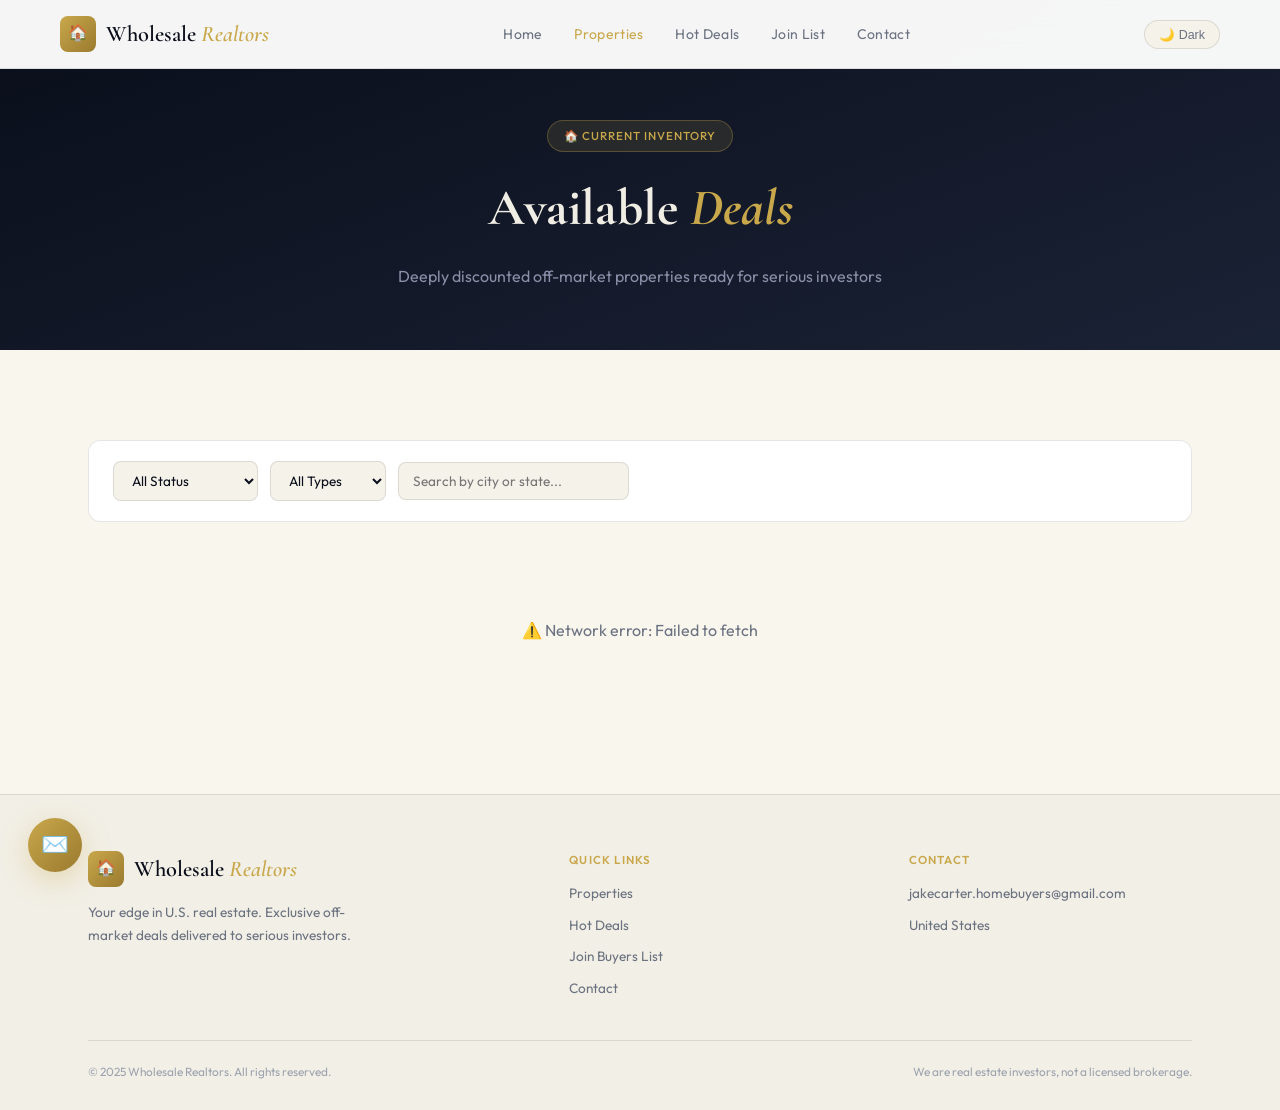
<file: properties.html>
<!DOCTYPE html>
<html lang="en" data-theme="light">
<head>
  <meta charset="UTF-8"/>
  <meta name="viewport" content="width=device-width,initial-scale=1.0"/>
  <title>Properties — Wholesale Realtors</title>
  <link rel="stylesheet" href="style.css"/>
</head>
<body>

<nav id="navbar">
  <div class="nav-logo" id="logoTrigger"><div class="logo-icon">🏠</div><span>Wholesale <em>Realtors</em></span></div>
  <div class="nav-links">
    <a href="index.html">Home</a>
    <a href="properties.html" class="active">Properties</a>
    <a href="hot-deals.html">Hot Deals</a>
    <a href="join.html">Join List</a>
    <a href="contact.html">Contact</a>
  </div>
  <div class="nav-right">
    <button class="theme-toggle" id="themeToggle">🌙 Dark</button>
    <div class="hamburger" id="hamburger"><span></span><span></span><span></span></div>
  </div>
</nav>
<div class="mobile-menu" id="mobileMenu">
  <a href="index.html">Home</a><a href="properties.html">Properties</a>
  <a href="hot-deals.html">Hot Deals</a><a href="join.html">Join List</a><a href="contact.html">Contact</a>
</div>

<div class="page-hero">
  <div class="container">
    <div class="hero-badge" style="margin-bottom:16px;">🏠 Current Inventory</div>
    <h1>Available <em>Deals</em></h1>
    <p>Deeply discounted off-market properties ready for serious investors</p>
  </div>
</div>

<section class="section properties-section">
  <div class="container">
    <!-- Filter Bar -->
    <div class="filter-bar">
      <select id="filterStatus" onchange="filterProperties()">
        <option value="">All Status</option>
        <option value="Available">Available</option>
        <option value="Under Contract">Under Contract</option>
        <option value="Sold">Sold</option>
      </select>
      <select id="filterType" onchange="filterProperties()">
        <option value="">All Types</option>
        <option value="Wholesale">Wholesale</option>
        <option value="Fix & Flip">Fix & Flip</option>
        <option value="Buy & Hold">Buy & Hold</option>
        <option value="Land">Land</option>
      </select>
      <input type="text" id="filterSearch" placeholder="Search by city or state..." oninput="filterProperties()" style="min-width:200px;"/>
      <span class="filter-count" id="filterCount"></span>
    </div>
    <div class="properties-grid" id="propertiesGrid">
      <div class="loading-state"><div class="spinner"></div><p>Loading available deals...</p></div>
    </div>
    <div class="no-properties" id="noProperties" style="display:none;">
      <div class="no-prop-icon">🏠</div>
      <h3>New Deals Coming Soon</h3>
      <p>Join our buyers list to be the first notified when properties drop.</p>
      <a href="join.html" class="btn-primary" style="margin-top:20px;display:inline-flex;">Join Buyers List</a>
    </div>
  </div>
</section>

<footer>
  <div class="container">
    <div class="footer-top">
      <div class="footer-brand">
        <div class="nav-logo" style="cursor:default;"><div class="logo-icon">🏠</div><span>Wholesale <em>Realtors</em></span></div>
        <p>Your edge in U.S. real estate. Exclusive off-market deals delivered to serious investors.</p>
      </div>
      <div class="footer-links"><h5>Quick Links</h5><a href="properties.html">Properties</a><a href="hot-deals.html">Hot Deals</a><a href="join.html">Join Buyers List</a><a href="contact.html">Contact</a></div>
      <div class="footer-contact"><h5>Contact</h5><p>jakecarter.homebuyers@gmail.com</p><p>United States</p></div>
    </div>
    <div class="footer-bottom"><p>© 2025 Wholesale Realtors. All rights reserved.</p><p>We are real estate investors, not a licensed brokerage.</p></div>
  </div>
</footer>

<a href="mailto:jakecarter.homebuyers@gmail.com" class="floating-email-btn">✉️</a>
<!--Start of Tawk.to Script-->
<script type="text/javascript">
var Tawk_API=Tawk_API||{}, Tawk_LoadStart=new Date();
(function(){var s1=document.createElement("script"),s0=document.getElementsByTagName("script")[0];s1.async=true;s1.src='https://embed.tawk.to/69e5343e3ca1cc1c339ffa10/1jmjl85t3';s1.charset='UTF-8';s1.setAttribute('crossorigin','*');s0.parentNode.insertBefore(s1,s0);})();
</script>
<script src="script.js"></script>
</body>
</html>
</file>
<file: style.css>
/* ═══════════════════════════════════════════
   WHOLESALE REALTORS — style.css
   Light & Dark Mode | Premium Design
═══════════════════════════════════════════ */

@import url('https://fonts.googleapis.com/css2?family=Cormorant+Garamond:ital,wght@0,300;0,400;0,600;0,700;1,400&family=Outfit:wght@300;400;500;600;700&display=swap');

/* ─── CSS VARIABLES ─── */
:root {
  --bg:          #F9F6EE;
  --bg-card:     #FFFFFF;
  --bg-section:  #F2EFE6;
  --bg-input:    #F5F2EA;
  --text:        #0A0E1A;
  --text-muted:  #6B7280;
  --text-light:  #9CA3AF;
  --border:      rgba(0,0,0,0.1);
  --border-gold: rgba(201,168,76,0.4);
  --gold:        #C9A84C;
  --gold-dark:   #9A7A2E;
  --gold-light:  #E8C97A;
  --navy:        #0A0E1A;
  --shadow:      0 4px 24px rgba(0,0,0,0.08);
  --shadow-lg:   0 12px 48px rgba(0,0,0,0.12);
  --nav-bg:      rgba(255,255,255,0.96);
  --success:     #16A34A;
  --danger:      #DC2626;
}

[data-theme="dark"] {
  --bg:          #080C18;
  --bg-card:     #0F1525;
  --bg-section:  #111827;
  --bg-input:    #1A2235;
  --text:        #F0EDE4;
  --text-muted:  #8A8FA8;
  --text-light:  #6B7280;
  --border:      rgba(201,168,76,0.15);
  --border-gold: rgba(201,168,76,0.4);
  --shadow:      0 4px 24px rgba(0,0,0,0.4);
  --shadow-lg:   0 12px 48px rgba(0,0,0,0.6);
  --nav-bg:      rgba(8,12,24,0.96);
}

/* ─── RESET ─── */
*, *::before, *::after { margin:0; padding:0; box-sizing:border-box; }
html { scroll-behavior:smooth; }
body { font-family:'Outfit',sans-serif; background:var(--bg); color:var(--text); overflow-x:hidden; line-height:1.6; transition:background 0.3s, color 0.3s; }
a { text-decoration:none; color:inherit; }
img { max-width:100%; display:block; }
::-webkit-scrollbar { width:5px; }
::-webkit-scrollbar-track { background:var(--bg); }
::-webkit-scrollbar-thumb { background:var(--gold-dark); border-radius:3px; }

/* ─── NAV ─── */
nav {
  position:fixed; top:0; left:0; right:0; z-index:900;
  display:flex; align-items:center; justify-content:space-between;
  padding:16px 60px;
  background:var(--nav-bg);
  backdrop-filter:blur(24px);
  border-bottom:1px solid var(--border);
  transition:padding 0.3s, background 0.3s;
}
nav.scrolled { padding:10px 60px; }

.nav-logo {
  font-family:'Cormorant Garamond',serif;
  font-size:1.4rem; font-weight:600;
  color:var(--text); cursor:pointer;
  display:flex; align-items:center; gap:10px;
  user-select:none;
}
.nav-logo em { font-style:italic; color:var(--gold); }
.logo-icon {
  width:36px; height:36px;
  background:linear-gradient(135deg, var(--gold), var(--gold-dark));
  border-radius:8px; display:flex; align-items:center;
  justify-content:center; font-size:1rem; flex-shrink:0;
}

.nav-links { display:flex; align-items:center; gap:32px; }
.nav-links a {
  color:var(--text-muted); font-size:0.875rem; font-weight:400;
  letter-spacing:0.3px; transition:color 0.2s; cursor:pointer;
}
.nav-links a:hover, .nav-links a.active { color:var(--gold); }

.nav-right { display:flex; align-items:center; gap:16px; }

/* Theme toggle */
.theme-toggle {
  background:var(--bg-input); border:1px solid var(--border);
  border-radius:100px; padding:6px 14px;
  font-size:0.78rem; font-weight:500; cursor:pointer;
  color:var(--text-muted); display:flex; align-items:center; gap:6px;
  transition:0.2s;
}
.theme-toggle:hover { border-color:var(--gold); color:var(--gold); }

.hamburger { display:none; flex-direction:column; gap:5px; cursor:pointer; }
.hamburger span { display:block; width:24px; height:2px; background:var(--gold); border-radius:2px; transition:0.3s; }

.mobile-menu {
  display:none; flex-direction:column;
  position:fixed; top:68px; left:0; right:0; z-index:898;
  background:var(--bg-card); border-bottom:1px solid var(--border);
  padding:20px 30px; gap:18px; box-shadow:var(--shadow);
}
.mobile-menu.open { display:flex; }
.mobile-menu a { color:var(--text-muted); font-size:1rem; }
.mobile-menu a:hover { color:var(--gold); }

/* ─── BUTTONS ─── */
.btn-primary {
  display:inline-flex; align-items:center; justify-content:center;
  background:linear-gradient(135deg, var(--gold), var(--gold-dark));
  color:#FFFFFF; padding:13px 30px; border-radius:8px;
  font-weight:600; font-size:0.875rem; letter-spacing:0.4px;
  border:none; cursor:pointer;
  transition:opacity 0.2s, transform 0.2s;
  font-family:'Outfit',sans-serif;
}
.btn-primary:hover { opacity:0.88; transform:translateY(-2px); }
.btn-primary:disabled { opacity:0.5; transform:none; cursor:not-allowed; }

.btn-secondary {
  display:inline-flex; align-items:center; justify-content:center;
  background:transparent; color:var(--text);
  padding:13px 30px; border-radius:8px;
  font-weight:500; font-size:0.875rem;
  border:1.5px solid var(--border); cursor:pointer;
  transition:0.2s; font-family:'Outfit',sans-serif;
}
.btn-secondary:hover { border-color:var(--gold); color:var(--gold); transform:translateY(-2px); }

.btn-outline-gold {
  display:inline-flex; align-items:center; justify-content:center;
  background:transparent; color:var(--gold);
  padding:11px 24px; border-radius:8px;
  font-weight:500; font-size:0.85rem;
  border:1.5px solid var(--gold); cursor:pointer;
  transition:0.2s; font-family:'Outfit',sans-serif;
}
.btn-outline-gold:hover { background:var(--gold); color:#fff; }

.full-btn { width:100%; }

/* ─── CONTAINERS ─── */
.section { padding:90px 0; }
.container { max-width:1200px; margin:0 auto; padding:0 48px; }

.section-header { text-align:center; margin-bottom:56px; }
.section-tag {
  display:inline-block;
  background:rgba(201,168,76,0.1); border:1px solid var(--border-gold);
  color:var(--gold); padding:5px 16px; border-radius:100px;
  font-size:0.72rem; font-weight:500; letter-spacing:1.5px;
  text-transform:uppercase; margin-bottom:14px;
}
.section-header h2 {
  font-family:'Cormorant Garamond',serif;
  font-size:clamp(2rem,4vw,3rem); font-weight:700;
  color:var(--text); line-height:1.15; margin-bottom:14px;
}
.section-header h2 em { font-style:italic; color:var(--gold); }
.section-header p { color:var(--text-muted); font-size:1rem; max-width:480px; margin:0 auto; }

/* ─── HERO ─── */
.hero {
  min-height:100vh; position:relative; overflow:hidden;
  display:flex; align-items:center; padding-top:80px;
}
[data-theme="dark"] .hero { background:linear-gradient(160deg, #080C18, #111827); }
[data-theme="light"] .hero, :root .hero { background:linear-gradient(160deg, #0A0E1A 0%, #1A2235 100%); }

.hero-bg {
  position:absolute; inset:0;
  background-image:url('https://images.unsplash.com/photo-1600596542815-ffad4c1539a9?w=1800&q=80');
  background-size:cover; background-position:center; opacity:0.08;
}
.hero-overlay {
  position:absolute; inset:0;
  background:linear-gradient(100deg, rgba(8,12,24,0.97) 50%, rgba(8,12,24,0.6) 100%);
}
.hero-content {
  position:relative; z-index:2;
  max-width:1200px; margin:0 auto; padding:80px 48px;
  display:grid; grid-template-columns:1.1fr 0.9fr; gap:80px; align-items:center; width:100%;
}
.hero-badge {
  display:inline-flex; align-items:center; gap:8px;
  background:rgba(201,168,76,0.12); border:1px solid rgba(201,168,76,0.3);
  padding:6px 16px; border-radius:100px;
  font-size:0.72rem; font-weight:500; color:var(--gold);
  letter-spacing:1px; text-transform:uppercase; margin-bottom:22px;
}
.hero h1 {
  font-family:'Cormorant Garamond',serif;
  font-size:clamp(2.8rem,5vw,5rem);
  font-weight:700; line-height:1.05; color:#F0EDE4; margin-bottom:22px;
}
.hero h1 em {
  font-style:italic;
  background:linear-gradient(135deg, var(--gold-light), var(--gold));
  -webkit-background-clip:text; -webkit-text-fill-color:transparent; background-clip:text;
}
.hero-sub { font-size:1rem; color:#8A8FA8; line-height:1.75; margin-bottom:36px; max-width:480px; }
.hero-btns { display:flex; gap:14px; flex-wrap:wrap; margin-bottom:48px; }
.hero-stats { display:flex; align-items:center; gap:28px; }
.stat { text-align:center; }
.stat-num { font-family:'Cormorant Garamond',serif; font-size:2rem; font-weight:700; color:var(--gold); }
.stat-plus { font-size:1.3rem; color:var(--gold); font-weight:600; }
.stat-label { display:block; font-size:0.7rem; color:#8A8FA8; letter-spacing:0.5px; margin-top:3px; }
.stat-divider { width:1px; height:44px; background:rgba(201,168,76,0.2); }
.hero-scroll { position:absolute; bottom:28px; left:50%; transform:translateX(-50%); z-index:2; }
.scroll-dot { width:8px; height:8px; background:var(--gold); border-radius:50%; animation:scrollBounce 2s infinite; }
@keyframes scrollBounce { 0%,100%{transform:translateY(0);opacity:1;} 50%{transform:translateY(10px);opacity:0.4;} }

/* Hero card */
.hero-right { position:relative; }
.hero-card {
  background:var(--bg-card); border:1px solid rgba(201,168,76,0.2);
  border-radius:16px; overflow:hidden;
  box-shadow:0 40px 80px rgba(0,0,0,0.4); cursor:pointer;
  transition:transform 0.3s;
}
.hero-card:hover { transform:translateY(-4px); }
.hero-card img { width:100%; height:240px; object-fit:cover; }
.hero-card-badge {
  position:absolute; top:16px; left:16px;
  background:linear-gradient(135deg, var(--gold), var(--gold-dark));
  color:#fff; padding:4px 14px; border-radius:100px;
  font-size:0.7rem; font-weight:600;
}
.hero-card-info { padding:18px 20px 8px; display:flex; justify-content:space-between; align-items:center; }
.hero-card-price { font-family:'Cormorant Garamond',serif; font-size:1.7rem; font-weight:700; color:var(--gold); }
.hero-card-loc { font-size:0.8rem; color:var(--text-muted); }
.hero-card-details { padding:0 20px 18px; display:flex; gap:8px; }
.hero-card-details span { font-size:0.76rem; color:var(--text-muted); background:var(--bg-input); padding:4px 10px; border-radius:6px; }
.hero-card-hint { text-align:center; color:#6B7280; font-size:0.74rem; margin-top:10px; }

/* ─── HOW IT WORKS ─── */
.how-it-works { background:var(--bg-section); }
.steps-grid { display:grid; grid-template-columns:repeat(4,1fr); gap:20px; }
.step-card {
  background:var(--bg-card); border:1px solid var(--border);
  border-radius:14px; padding:32px 24px; position:relative; overflow:hidden;
  transition:transform 0.3s, border-color 0.3s, box-shadow 0.3s;
}
.step-card:hover { transform:translateY(-5px); border-color:var(--gold); box-shadow:var(--shadow-lg); }
.step-card::before {
  content:''; position:absolute; top:0; left:0; right:0; height:3px;
  background:linear-gradient(90deg, var(--gold), var(--gold-dark)); opacity:0; transition:opacity 0.3s;
}
.step-card:hover::before { opacity:1; }
.step-num { font-family:'Cormorant Garamond',serif; font-size:3.2rem; font-weight:700; color:rgba(201,168,76,0.1); line-height:1; margin-bottom:14px; }
.step-icon { font-size:1.8rem; margin-bottom:14px; }
.step-card h3 { font-size:0.95rem; font-weight:600; color:var(--text); margin-bottom:10px; }
.step-card p { font-size:0.85rem; color:var(--text-muted); line-height:1.7; }

/* ─── PROPERTIES GRID ─── */
.properties-section { background:var(--bg); }
.properties-grid { display:grid; grid-template-columns:repeat(3,1fr); gap:24px; }

/* Filter bar */
.filter-bar {
  display:flex; flex-wrap:wrap; gap:12px; align-items:center;
  margin-bottom:36px; padding:20px 24px;
  background:var(--bg-card); border:1px solid var(--border);
  border-radius:12px;
}
.filter-bar select, .filter-bar input {
  background:var(--bg-input); border:1px solid var(--border);
  border-radius:8px; padding:9px 14px;
  color:var(--text); font-family:'Outfit',sans-serif; font-size:0.85rem;
  outline:none; transition:border-color 0.2s;
}
.filter-bar select:focus, .filter-bar input:focus { border-color:var(--gold); }
.filter-count { font-size:0.82rem; color:var(--text-muted); margin-left:auto; }

/* Property card */
.property-card {
  background:var(--bg-card); border:1px solid var(--border);
  border-radius:14px; overflow:hidden; cursor:pointer;
  transition:transform 0.3s, box-shadow 0.3s, border-color 0.3s;
  text-decoration:none; display:block; color:inherit;
}
.property-card:hover { transform:translateY(-5px); box-shadow:var(--shadow-lg); border-color:var(--gold); }
.prop-img-wrap { position:relative; overflow:hidden; height:210px; }
.prop-img-wrap img { width:100%; height:100%; object-fit:cover; transition:transform 0.4s; }
.property-card:hover .prop-img-wrap img { transform:scale(1.05); }
.prop-status { position:absolute; top:12px; left:12px; padding:4px 12px; border-radius:100px; font-size:0.68rem; font-weight:600; }
.status-available { background:rgba(22,163,74,0.15); color:#16A34A; border:1px solid rgba(22,163,74,0.3); }
.status-contract  { background:rgba(234,179,8,0.15);  color:#B45309; border:1px solid rgba(234,179,8,0.3); }
.status-sold      { background:rgba(220,38,38,0.15);  color:#DC2626; border:1px solid rgba(220,38,38,0.3); }
.prop-deal-type {
  position:absolute; top:12px; right:12px;
  background:rgba(10,14,26,0.8); color:var(--gold);
  padding:4px 12px; border-radius:100px; font-size:0.68rem; font-weight:500;
}
.hot-badge {
  position:absolute; bottom:12px; left:12px;
  background:linear-gradient(135deg, #FF6B35, #E8431A);
  color:white; padding:4px 12px; border-radius:100px;
  font-size:0.68rem; font-weight:600;
}
.prop-body { padding:18px; }
.prop-price { font-family:'Cormorant Garamond',serif; font-size:1.7rem; font-weight:700; color:var(--gold); margin-bottom:4px; }
.prop-title { font-size:0.9rem; font-weight:600; color:var(--text); margin-bottom:4px; }
.prop-location { font-size:0.78rem; color:var(--text-muted); margin-bottom:12px; }
.prop-meta { display:flex; gap:8px; flex-wrap:wrap; margin-bottom:12px; }
.prop-meta span { font-size:0.74rem; color:var(--text-muted); background:var(--bg-input); padding:4px 10px; border-radius:6px; }
.prop-arv {
  background:rgba(201,168,76,0.07); border:1px solid var(--border-gold);
  border-radius:8px; padding:9px 12px;
  display:flex; justify-content:space-between; align-items:center;
}
.prop-arv span:first-child { font-size:0.7rem; color:var(--text-muted); }
.prop-arv span:last-child { font-size:0.85rem; font-weight:600; color:var(--gold); }

/* Loading / Empty */
.loading-state { grid-column:1/-1; text-align:center; padding:60px; color:var(--text-muted); }
.spinner { width:36px; height:36px; border:3px solid var(--border); border-top-color:var(--gold); border-radius:50%; animation:spin 0.8s linear infinite; margin:0 auto 16px; }
@keyframes spin { to{transform:rotate(360deg);} }
.no-properties { text-align:center; padding:80px 20px; }
.no-prop-icon { font-size:4rem; margin-bottom:18px; }
.no-properties h3 { font-family:'Cormorant Garamond',serif; font-size:2rem; color:var(--text); margin-bottom:10px; }
.no-properties p { color:var(--text-muted); }

/* ─── LISTING PAGE ─── */
.listing-page { padding-top:80px; }

/* Photo section */
.listing-photos { position:relative; background:#000; }
.listing-main-photo { width:100%; height:480px; object-fit:cover; opacity:0.95; cursor:pointer; }
.listing-photo-count {
  position:absolute; bottom:20px; right:20px;
  background:rgba(0,0,0,0.75); color:#fff;
  padding:8px 16px; border-radius:8px; font-size:0.82rem;
  display:flex; align-items:center; gap:6px; cursor:pointer;
  border:1px solid rgba(255,255,255,0.2); transition:background 0.2s;
}
.listing-photo-count:hover { background:rgba(0,0,0,0.9); }
.listing-badges { position:absolute; top:20px; left:20px; display:flex; gap:8px; }

/* Listing body layout */
.listing-body {
  max-width:1200px; margin:0 auto; padding:40px 48px;
  display:grid; grid-template-columns:1fr 380px; gap:40px; align-items:start;
}
.listing-main { min-width:0; }
.listing-sidebar { position:sticky; top:90px; }

/* Price section */
.listing-price-section { margin-bottom:28px; }
.listing-price { font-family:'Cormorant Garamond',serif; font-size:2.8rem; font-weight:700; color:var(--gold); }
.listing-est-mortgage { font-size:0.9rem; color:var(--text-muted); margin-top:4px; }
.listing-est-mortgage strong { color:var(--text); }
.listing-address { font-size:1.05rem; color:var(--text-muted); margin-top:8px; }

/* Quick stats */
.listing-quick-stats {
  display:flex; flex-wrap:wrap; gap:0;
  border:1px solid var(--border); border-radius:12px; overflow:hidden;
  margin-bottom:32px; background:var(--bg-card);
}
.quick-stat {
  flex:1; min-width:100px; padding:16px 20px; text-align:center;
  border-right:1px solid var(--border);
}
.quick-stat:last-child { border-right:none; }
.quick-stat .qs-val { font-size:1.2rem; font-weight:700; color:var(--text); display:block; }
.quick-stat .qs-label { font-size:0.7rem; color:var(--text-muted); text-transform:uppercase; letter-spacing:0.5px; margin-top:3px; display:block; }

/* Detail sections */
.detail-section { margin-bottom:36px; }
.detail-section-title {
  font-family:'Cormorant Garamond',serif;
  font-size:1.5rem; font-weight:700; color:var(--text);
  margin-bottom:18px; padding-bottom:10px;
  border-bottom:1px solid var(--border);
}
.detail-grid { display:grid; grid-template-columns:1fr 1fr; gap:12px; }
.detail-item { display:flex; flex-direction:column; gap:3px; }
.detail-label { font-size:0.72rem; color:var(--text-muted); text-transform:uppercase; letter-spacing:0.5px; font-weight:500; }
.detail-value { font-size:0.9rem; color:var(--text); font-weight:500; }
.detail-full { grid-column:1/-1; }

/* Description */
.listing-description { color:var(--text-muted); line-height:1.8; font-size:0.95rem; margin-bottom:32px; }

/* Map */
.listing-map { border-radius:12px; overflow:hidden; border:1px solid var(--border); margin-bottom:32px; }
.listing-map iframe { width:100%; height:340px; border:none; display:block; }

/* Gallery modal */
.gallery-overlay {
  position:fixed; inset:0; z-index:2000;
  background:rgba(0,0,0,0.95); display:flex; flex-direction:column;
  align-items:center; justify-content:center; padding:20px;
}
.gallery-main-img { max-height:75vh; max-width:100%; border-radius:8px; object-fit:contain; }
.gallery-thumbs { display:flex; gap:8px; margin-top:16px; overflow-x:auto; padding:4px; }
.gallery-thumb-item { width:72px; height:56px; border-radius:6px; object-fit:cover; cursor:pointer; border:2px solid transparent; flex-shrink:0; transition:border-color 0.2s; }
.gallery-thumb-item.active { border-color:var(--gold); }
.gallery-close { position:absolute; top:20px; right:20px; background:rgba(255,255,255,0.1); border:none; color:white; width:40px; height:40px; border-radius:50%; font-size:1rem; cursor:pointer; display:flex; align-items:center; justify-content:center; }
.gallery-nav { position:absolute; top:50%; transform:translateY(-50%); background:rgba(255,255,255,0.1); border:none; color:white; width:48px; height:48px; border-radius:50%; font-size:1.2rem; cursor:pointer; display:flex; align-items:center; justify-content:center; transition:background 0.2s; }
.gallery-nav:hover { background:rgba(255,255,255,0.2); }
.gallery-prev { left:20px; }
.gallery-next { right:20px; }

/* Video */
.listing-video { border-radius:12px; overflow:hidden; margin-bottom:32px; }
.listing-video iframe, .listing-video video { width:100%; height:320px; border:none; border-radius:12px; }

/* ─── MORTGAGE CALCULATOR ─── */
.mortgage-calc {
  background:var(--bg-card); border:1px solid var(--border);
  border-radius:16px; padding:28px; margin-bottom:32px;
}
.mortgage-calc h3 {
  font-family:'Cormorant Garamond',serif; font-size:1.4rem; font-weight:700;
  color:var(--text); margin-bottom:6px;
}
.mortgage-calc .calc-subtitle { font-size:0.82rem; color:var(--text-muted); margin-bottom:24px; }

/* Donut chart */
.donut-wrap { display:flex; justify-content:center; margin-bottom:24px; }
.donut-container { position:relative; width:200px; height:200px; }
.donut-container svg { transform:rotate(-90deg); }
.donut-center { position:absolute; inset:0; display:flex; flex-direction:column; align-items:center; justify-content:center; }
.donut-total { font-family:'Cormorant Garamond',serif; font-size:1.8rem; font-weight:700; color:var(--text); line-height:1; }
.donut-label { font-size:0.72rem; color:var(--text-muted); margin-top:2px; }

/* Donut legend */
.donut-legend { display:flex; flex-direction:column; gap:8px; margin-bottom:24px; }
.legend-item { display:flex; align-items:center; justify-content:space-between; font-size:0.82rem; }
.legend-left { display:flex; align-items:center; gap:8px; }
.legend-dot { width:12px; height:12px; border-radius:50%; flex-shrink:0; }
.legend-name { color:var(--text-muted); }
.legend-amount { font-weight:600; color:var(--text); }

/* Sliders */
.calc-field { margin-bottom:18px; }
.calc-field label { display:flex; justify-content:space-between; align-items:center; font-size:0.78rem; font-weight:500; color:var(--text-muted); margin-bottom:8px; text-transform:uppercase; letter-spacing:0.4px; }
.calc-field label span { color:var(--gold); font-weight:600; font-size:0.85rem; text-transform:none; letter-spacing:0; }
.calc-slider { width:100%; height:4px; background:var(--border); border-radius:2px; outline:none; cursor:pointer; -webkit-appearance:none; }
.calc-slider::-webkit-slider-thumb { -webkit-appearance:none; width:18px; height:18px; border-radius:50%; background:var(--gold); cursor:pointer; border:2px solid var(--bg-card); box-shadow:0 2px 6px rgba(0,0,0,0.2); }
.calc-select {
  width:100%; background:var(--bg-input); border:1px solid var(--border);
  border-radius:8px; padding:10px 14px; color:var(--text);
  font-family:'Outfit',sans-serif; font-size:0.875rem; outline:none;
}
.calc-select:focus { border-color:var(--gold); }

/* ─── SIMILAR HOMES ─── */
.similar-section { margin-top:48px; padding-top:48px; border-top:1px solid var(--border); }
.similar-section h2 { font-family:'Cormorant Garamond',serif; font-size:1.8rem; font-weight:700; color:var(--text); margin-bottom:24px; }
.similar-grid { display:grid; grid-template-columns:repeat(3,1fr); gap:20px; }

/* ─── CONTACT AGENT SIDEBAR ─── */
.contact-agent-card {
  background:var(--bg-card); border:1px solid var(--border);
  border-radius:16px; padding:28px; margin-bottom:20px;
  box-shadow:var(--shadow);
}
.contact-agent-card h3 { font-family:'Cormorant Garamond',serif; font-size:1.4rem; font-weight:700; color:var(--text); margin-bottom:6px; }
.contact-agent-card p { font-size:0.82rem; color:var(--text-muted); margin-bottom:20px; }
.contact-form { display:flex; flex-direction:column; gap:12px; }
.contact-form input,
.contact-form textarea {
  background:var(--bg-input); border:1px solid var(--border);
  border-radius:8px; padding:11px 14px;
  color:var(--text); font-family:'Outfit',sans-serif;
  font-size:0.875rem; outline:none; transition:border-color 0.2s;
  width:100%;
}
.contact-form input:focus, .contact-form textarea:focus { border-color:var(--gold); }
.contact-form textarea { resize:vertical; min-height:90px; }
.contact-btns { display:flex; flex-direction:column; gap:10px; margin-top:4px; }
.btn-tawk {
  display:flex; align-items:center; justify-content:center; gap:8px;
  background:linear-gradient(135deg, #00BFA6, #00897B);
  color:#fff; padding:12px 20px; border-radius:8px;
  font-weight:600; font-size:0.85rem; border:none; cursor:pointer;
  transition:opacity 0.2s, transform 0.2s; font-family:'Outfit',sans-serif;
  text-decoration:none;
}
.btn-tawk:hover { opacity:0.88; transform:translateY(-2px); }
.contact-disclaimer { font-size:0.7rem; color:var(--text-light); line-height:1.5; margin-top:8px; }

/* ARV highlight box */
.arv-highlight {
  background:linear-gradient(135deg, rgba(201,168,76,0.1), rgba(201,168,76,0.05));
  border:1px solid var(--border-gold); border-radius:12px;
  padding:16px 20px; margin-bottom:24px;
  display:flex; justify-content:space-between; align-items:center;
}
.arv-highlight .arv-label { font-size:0.78rem; color:var(--text-muted); }
.arv-highlight .arv-val { font-family:'Cormorant Garamond',serif; font-size:1.6rem; font-weight:700; color:var(--gold); }
.arv-profit { font-size:0.75rem; color:var(--success); margin-top:2px; font-weight:500; }

/* ─── JOIN SECTION ─── */
.join-section { background:var(--bg-section); }
.join-wrapper { display:grid; grid-template-columns:1fr 1.2fr; gap:80px; align-items:start; }
.join-left { padding-top:16px; }
.join-left h2 { font-family:'Cormorant Garamond',serif; font-size:clamp(1.8rem,3.5vw,2.8rem); font-weight:700; color:var(--text); margin-bottom:20px; line-height:1.15; }
.join-left h2 em { font-style:italic; color:var(--gold); }
.join-left > p { color:var(--text-muted); line-height:1.75; margin-bottom:28px; }
.join-perks { display:flex; flex-direction:column; gap:10px; }
.perk { font-size:0.88rem; color:var(--text-muted); }
.join-right { background:var(--bg-card); border:1px solid var(--border); border-radius:20px; padding:36px; box-shadow:var(--shadow); }
.buyer-form { display:flex; flex-direction:column; gap:18px; }
.form-row { display:grid; grid-template-columns:1fr 1fr; gap:14px; }
.form-group { display:flex; flex-direction:column; gap:7px; }
.form-group.full { grid-column:1/-1; }
.form-group label { font-size:0.75rem; font-weight:600; color:var(--text-muted); letter-spacing:0.5px; text-transform:uppercase; }
.form-group input,
.form-group select,
.form-group textarea {
  background:var(--bg-input); border:1px solid var(--border);
  border-radius:8px; padding:11px 14px;
  color:var(--text); font-family:'Outfit',sans-serif;
  font-size:0.875rem; transition:border-color 0.2s; outline:none;
}
.form-group input:focus, .form-group select:focus, .form-group textarea:focus { border-color:var(--gold); }
.form-group select option { background:var(--bg-card); }
.prop-types { display:flex; flex-wrap:wrap; gap:8px; }
.type-check {
  display:flex; align-items:center; gap:7px;
  background:var(--bg-input); border:1px solid var(--border);
  padding:7px 12px; border-radius:8px;
  font-size:0.8rem; color:var(--text-muted); cursor:pointer; transition:0.2s;
}
.type-check:hover { border-color:var(--gold); color:var(--text); }
.type-check input { accent-color:var(--gold); }
.form-note { text-align:center; font-size:0.73rem; color:var(--text-light); }
.form-success { text-align:center; padding:48px 20px; }
.success-icon { font-size:3.5rem; margin-bottom:14px; }
.form-success h3 { font-family:'Cormorant Garamond',serif; font-size:1.8rem; color:var(--text); margin-bottom:10px; }
.form-success p { color:var(--text-muted); line-height:1.7; }

/* ─── CONTACT PAGE ─── */
.contact-section { background:var(--bg); }
.contact-wrapper { max-width:860px; margin:0 auto; text-align:center; }
.contact-cards { display:grid; grid-template-columns:repeat(3,1fr); gap:20px; margin-top:40px; }
.contact-card {
  background:var(--bg-card); border:1px solid var(--border);
  border-radius:14px; padding:28px 20px; text-align:center;
  transition:transform 0.3s, border-color 0.3s, box-shadow 0.3s;
}
.contact-card:hover { transform:translateY(-4px); border-color:var(--gold); box-shadow:var(--shadow); }
.contact-icon { font-size:2rem; margin-bottom:14px; }
.contact-card h4 { font-weight:600; color:var(--text); margin-bottom:7px; }
.contact-card p { font-size:0.83rem; color:var(--text-muted); line-height:1.6; }
.contact-action { display:inline-block; margin-top:10px; font-size:0.76rem; color:var(--gold); font-weight:500; }
.clickable-card { cursor:pointer; text-decoration:none; display:block; }

/* ─── FOOTER ─── */
footer { background:var(--bg-section); border-top:1px solid var(--border); padding:56px 0 28px; }
.footer-top { display:grid; grid-template-columns:1.5fr 1fr 1fr; gap:56px; margin-bottom:40px; }
.footer-brand p { font-size:0.85rem; color:var(--text-muted); line-height:1.7; max-width:280px; margin-top:14px; }
.footer-links, .footer-contact { display:flex; flex-direction:column; gap:10px; }
.footer-links h5, .footer-contact h5 { font-size:0.72rem; font-weight:600; letter-spacing:1.2px; text-transform:uppercase; color:var(--gold); margin-bottom:4px; }
.footer-links a { font-size:0.85rem; color:var(--text-muted); transition:color 0.2s; }
.footer-links a:hover { color:var(--gold); }
.footer-contact p { font-size:0.85rem; color:var(--text-muted); }
.footer-bottom { border-top:1px solid var(--border); padding-top:22px; display:flex; justify-content:space-between; flex-wrap:wrap; gap:10px; }
.footer-bottom p { font-size:0.74rem; color:var(--text-light); }

/* ─── FLOATING BUTTONS ─── */
.floating-email-btn {
  position:fixed; bottom:28px; left:28px; z-index:999;
  width:54px; height:54px;
  background:linear-gradient(135deg, var(--gold), var(--gold-dark));
  border-radius:50%; display:flex; align-items:center; justify-content:center;
  font-size:1.4rem; box-shadow:0 8px 28px rgba(201,168,76,0.35);
  transition:transform 0.2s, box-shadow 0.2s; text-decoration:none;
}
.floating-email-btn:hover { transform:scale(1.1) translateY(-2px); }

/* ─── HOT DEALS ─── */
.hot-deals-section { background:var(--bg); }

/* ─── ADMIN ─── */
.admin-page { min-height:100vh; padding:90px 0 40px; background:var(--bg); }
.admin-container { max-width:1000px; margin:0 auto; padding:0 48px; }
.admin-title { font-family:'Cormorant Garamond',serif; font-size:2.2rem; font-weight:700; color:var(--text); margin-bottom:32px; }
.admin-tabs { display:flex; gap:4px; border-bottom:1px solid var(--border); margin-bottom:32px; }
.admin-tab {
  background:none; border:none; color:var(--text-muted);
  padding:10px 22px; cursor:pointer; font-family:'Outfit',sans-serif;
  font-size:0.85rem; font-weight:500;
  border-bottom:2px solid transparent; margin-bottom:-1px; transition:0.2s;
}
.admin-tab:hover { color:var(--text); }
.admin-tab.active { color:var(--gold); border-bottom-color:var(--gold); }
.admin-tab-content { display:none; }
.admin-tab-content.active { display:block; }
.admin-form-grid { display:grid; grid-template-columns:1fr 1fr; gap:18px; }
.admin-form-grid .form-group.full { grid-column:1/-1; }
.admin-section-label {
  grid-column:1/-1; font-size:0.72rem; font-weight:600; letter-spacing:1px;
  text-transform:uppercase; color:var(--gold); padding:14px 0 6px;
  border-top:1px solid var(--border); margin-top:8px;
}
.admin-section-label:first-child { border-top:none; margin-top:0; }
.upload-area {
  border:2px dashed var(--border); border-radius:10px;
  padding:36px; text-align:center; position:relative;
  cursor:pointer; transition:border-color 0.2s; background:var(--bg-input);
}
.upload-area:hover { border-color:var(--gold); }
.upload-icon { font-size:2.2rem; margin-bottom:10px; }
.upload-area p { color:var(--text-muted); font-size:0.88rem; margin-bottom:4px; }
.upload-area span { font-size:0.73rem; color:var(--text-light); }
.image-previews { display:flex; flex-wrap:wrap; gap:10px; margin-top:14px; }
.image-preview-item { position:relative; width:84px; height:84px; border-radius:8px; overflow:hidden; border:1px solid var(--border); }
.image-preview-item img { width:100%; height:100%; object-fit:cover; }
.remove-img { position:absolute; top:3px; right:3px; background:rgba(0,0,0,0.7); color:white; border:none; border-radius:50%; width:18px; height:18px; cursor:pointer; font-size:0.6rem; display:flex; align-items:center; justify-content:center; }
.admin-form-actions { margin-top:24px; display:flex; gap:14px; align-items:center; flex-wrap:wrap; }
.upload-progress { flex:1; min-width:200px; }
.progress-bar { width:100%; height:5px; background:var(--border); border-radius:3px; overflow:hidden; }
.progress-fill { height:100%; background:linear-gradient(90deg, var(--gold), var(--gold-dark)); width:0%; transition:width 0.3s; }
.upload-progress span { font-size:0.76rem; color:var(--text-muted); margin-top:5px; display:block; }
.manage-listing-item { background:var(--bg-card); border:1px solid var(--border); border-radius:10px; padding:16px 20px; display:flex; align-items:center; gap:16px; margin-bottom:12px; }
.manage-listing-thumb { width:76px; height:60px; border-radius:8px; object-fit:cover; flex-shrink:0; }
.manage-listing-info { flex:1; }
.manage-listing-info h4 { font-size:0.9rem; color:var(--text); margin-bottom:3px; }
.manage-listing-info p { font-size:0.76rem; color:var(--text-muted); }
.toggle-label { display:flex; align-items:center; gap:7px; color:var(--text-muted); font-size:0.8rem; cursor:pointer; }
.toggle-label input { accent-color:var(--gold); }
.btn-delete { background:rgba(220,38,38,0.1); border:1px solid rgba(220,38,38,0.25); color:#DC2626; padding:7px 14px; border-radius:6px; cursor:pointer; font-size:0.78rem; font-family:'Outfit',sans-serif; transition:0.2s; flex-shrink:0; }
.btn-delete:hover { background:rgba(220,38,38,0.2); }
.lead-item { background:var(--bg-card); border:1px solid var(--border); border-radius:10px; padding:18px 22px; margin-bottom:10px; }
.lead-item h4 { font-size:0.9rem; color:var(--text); margin-bottom:8px; }
.lead-meta { display:flex; flex-wrap:wrap; gap:8px; }
.lead-meta span { font-size:0.74rem; color:var(--text-muted); background:var(--bg-input); padding:4px 10px; border-radius:6px; }
.hero-active { border-color:var(--gold) !important; }
.toggle-row { display:flex; flex-direction:column; gap:10px; }
.admin-login-page { min-height:100vh; display:flex; align-items:center; justify-content:center; background:var(--bg); }
.admin-login-card { background:var(--bg-card); border:1px solid var(--border); border-radius:20px; padding:48px 40px; text-align:center; max-width:400px; width:100%; box-shadow:var(--shadow-lg); }
.admin-login-icon { font-size:3rem; margin-bottom:16px; }
.admin-login-card h2 { font-family:'Cormorant Garamond',serif; font-size:2rem; color:var(--text); margin-bottom:8px; }
.admin-login-card p { color:var(--text-muted); margin-bottom:28px; }
.admin-pass-input { width:100%; background:var(--bg-input); border:1px solid var(--border); border-radius:8px; padding:14px; color:var(--text); font-family:'Outfit',sans-serif; font-size:1rem; text-align:center; outline:none; margin-bottom:12px; letter-spacing:3px; }
.admin-pass-input:focus { border-color:var(--gold); }
.admin-error { color:var(--danger); font-size:0.82rem; margin-bottom:10px; }
.video-previews { margin-top:12px; }

/* ─── PAGE HERO (non-home pages) ─── */
.page-hero {
  padding:120px 0 60px;
  background:linear-gradient(160deg, #0A0E1A, #1A2235);
  text-align:center;
}
.page-hero h1 { font-family:'Cormorant Garamond',serif; font-size:clamp(2.2rem,4vw,3.5rem); font-weight:700; color:#F0EDE4; margin-bottom:14px; }
.page-hero h1 em { font-style:italic; color:var(--gold); }
.page-hero p { color:#8A8FA8; font-size:1rem; max-width:500px; margin:0 auto; }

/* ─── PRICE HISTORY ─── */
.price-history { margin-bottom:32px; }
.price-history-item { display:flex; justify-content:space-between; align-items:center; padding:12px 0; border-bottom:1px solid var(--border); }
.price-history-item:last-child { border-bottom:none; }
.ph-date { font-size:0.82rem; color:var(--text-muted); }
.ph-event { font-size:0.82rem; color:var(--text); font-weight:500; }
.ph-price { font-size:0.9rem; font-weight:700; color:var(--gold); }

/* ─── RESPONSIVE ─── */
@media (max-width:1024px) {
  nav, nav.scrolled { padding:14px 24px; }
  .hero-content { grid-template-columns:1fr; gap:32px; padding:60px 24px; }
  .hero-right { display:none; }
  .steps-grid { grid-template-columns:repeat(2,1fr); }
  .properties-grid { grid-template-columns:repeat(2,1fr); }
  .join-wrapper { grid-template-columns:1fr; gap:36px; }
  .footer-top { grid-template-columns:1fr 1fr; gap:36px; }
  .listing-body { grid-template-columns:1fr; padding:28px 24px; }
  .listing-sidebar { position:static; }
  .similar-grid { grid-template-columns:repeat(2,1fr); }
  .container { padding:0 24px; }
  .admin-container { padding:0 24px; }
}
@media (max-width:768px) {
  .nav-links { display:none; }
  .hamburger { display:flex; }
  .properties-grid { grid-template-columns:1fr; }
  .steps-grid { grid-template-columns:1fr; }
  .form-row { grid-template-columns:1fr; }
  .contact-cards { grid-template-columns:1fr; }
  .footer-top { grid-template-columns:1fr; }
  .footer-bottom { flex-direction:column; text-align:center; }
  .listing-quick-stats { flex-wrap:wrap; }
  .quick-stat { min-width:calc(50% - 1px); border-bottom:1px solid var(--border); }
  .detail-grid { grid-template-columns:1fr; }
  .similar-grid { grid-template-columns:1fr; }
  .admin-form-grid { grid-template-columns:1fr; }
  .admin-form-grid .form-group.full { grid-column:1; }
  .hero-stats { gap:16px; }
  .section { padding:60px 0; }
}
</file>
